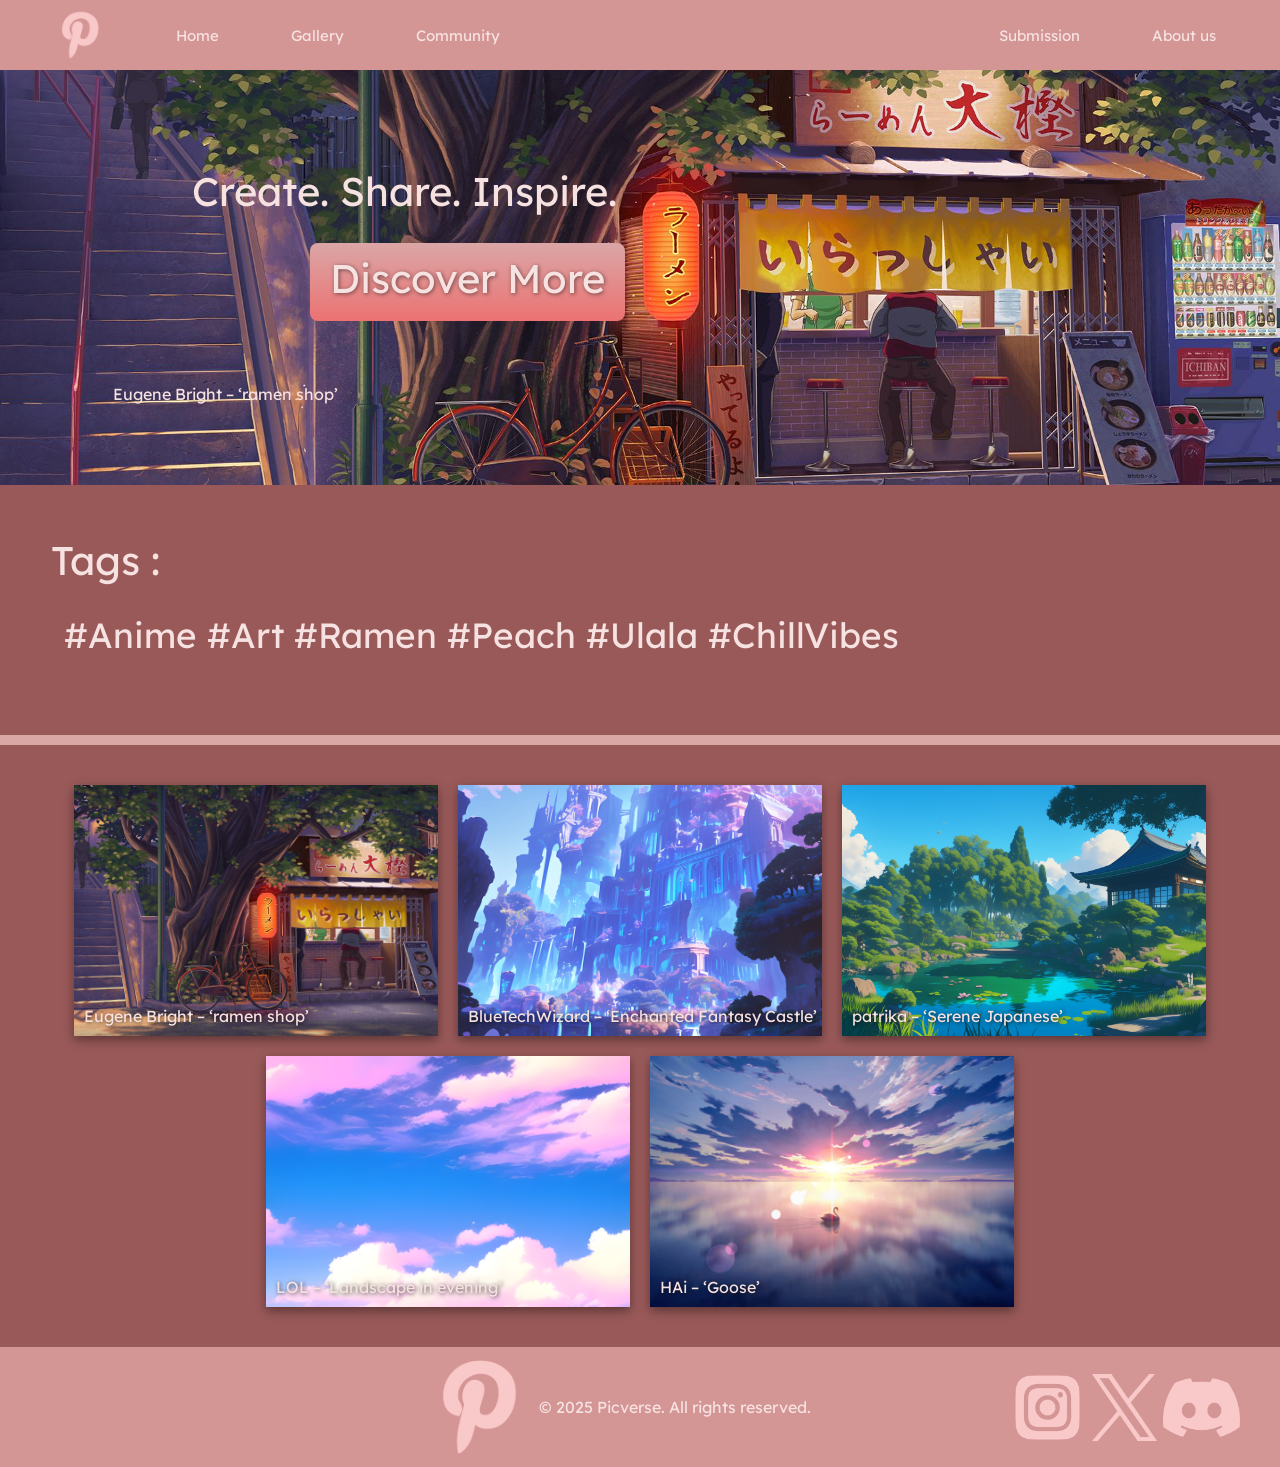
<file: index.html>
<!DOCTYPE html>
<html lang="en">
<head>
    <meta charset="UTF-8">
    <meta name="viewport" content="width=device-width, initial-scale=1.0">
    <title>Home Page</title>
    <link rel="shortcut icon" href="../Assets/pinterest.png" type="image/png">
    <link rel="stylesheet" href="Home/home.css">
</head>
<body>
    <div class="navbar">
        <div class="navbar-left">
            <img src="../Assets/pinterest.png" alt="logo" id="logo">
            <a href="index.html">Home</a>
            <a href="../Gallery/gallery.html">Gallery</a>
            <a href="../Community/community.html">Community</a>
        </div>
        <div class="navbar-right">
            <a href="../Submission/submission.html">Submission</a>
            <a href="../About/about.html">About us</a>
        </div>
    </div>
    <div class="hero-section">
        <!-- <img src="../Assets/pbaic624o2121.png" alt="art" id="art"> -->
        <span id="message">Create. Share. Inspire.</span>
        <div class="button">
            <a href="../Gallery/gallery.html">Discover More</a>
        </div>
        <span id="title"></span>
    </div>
    <div class="tags">
        <span id="tag-title">Tags :</span>
        <span id="tag">#Anime #Art #Ramen #Peach #Ulala #ChillVibes</span>
    </div>
    <div class="Line"></div>
    <div class="image">
        <div class="image-item image-item1"></div>
        <div class="image-item image-item2"></div>
        <div class="image-item image-item3"></div>
        <div class="image-item2 image-item-large1"></div>
        <div class="image-item2 image-item-large2"></div>
    </div>
    <div class="footer">
        <div class="footer-center">
            <img src="../Assets/pinterest.png" alt="logo" id="logo">
            <span id="copyright">© 2025 Picverse. All rights reserved.</span>
        </div>
        <div class="footer-right">
            <img src="../Assets/instagram-alt.png" alt="inst">
            <img src="../Assets/x.png" alt="x">
            <img src="../Assets/discord.png" alt="discord">
        </div>
    </div>
    <script src="Home/home.js"></script>
</body>
</html>
</file>
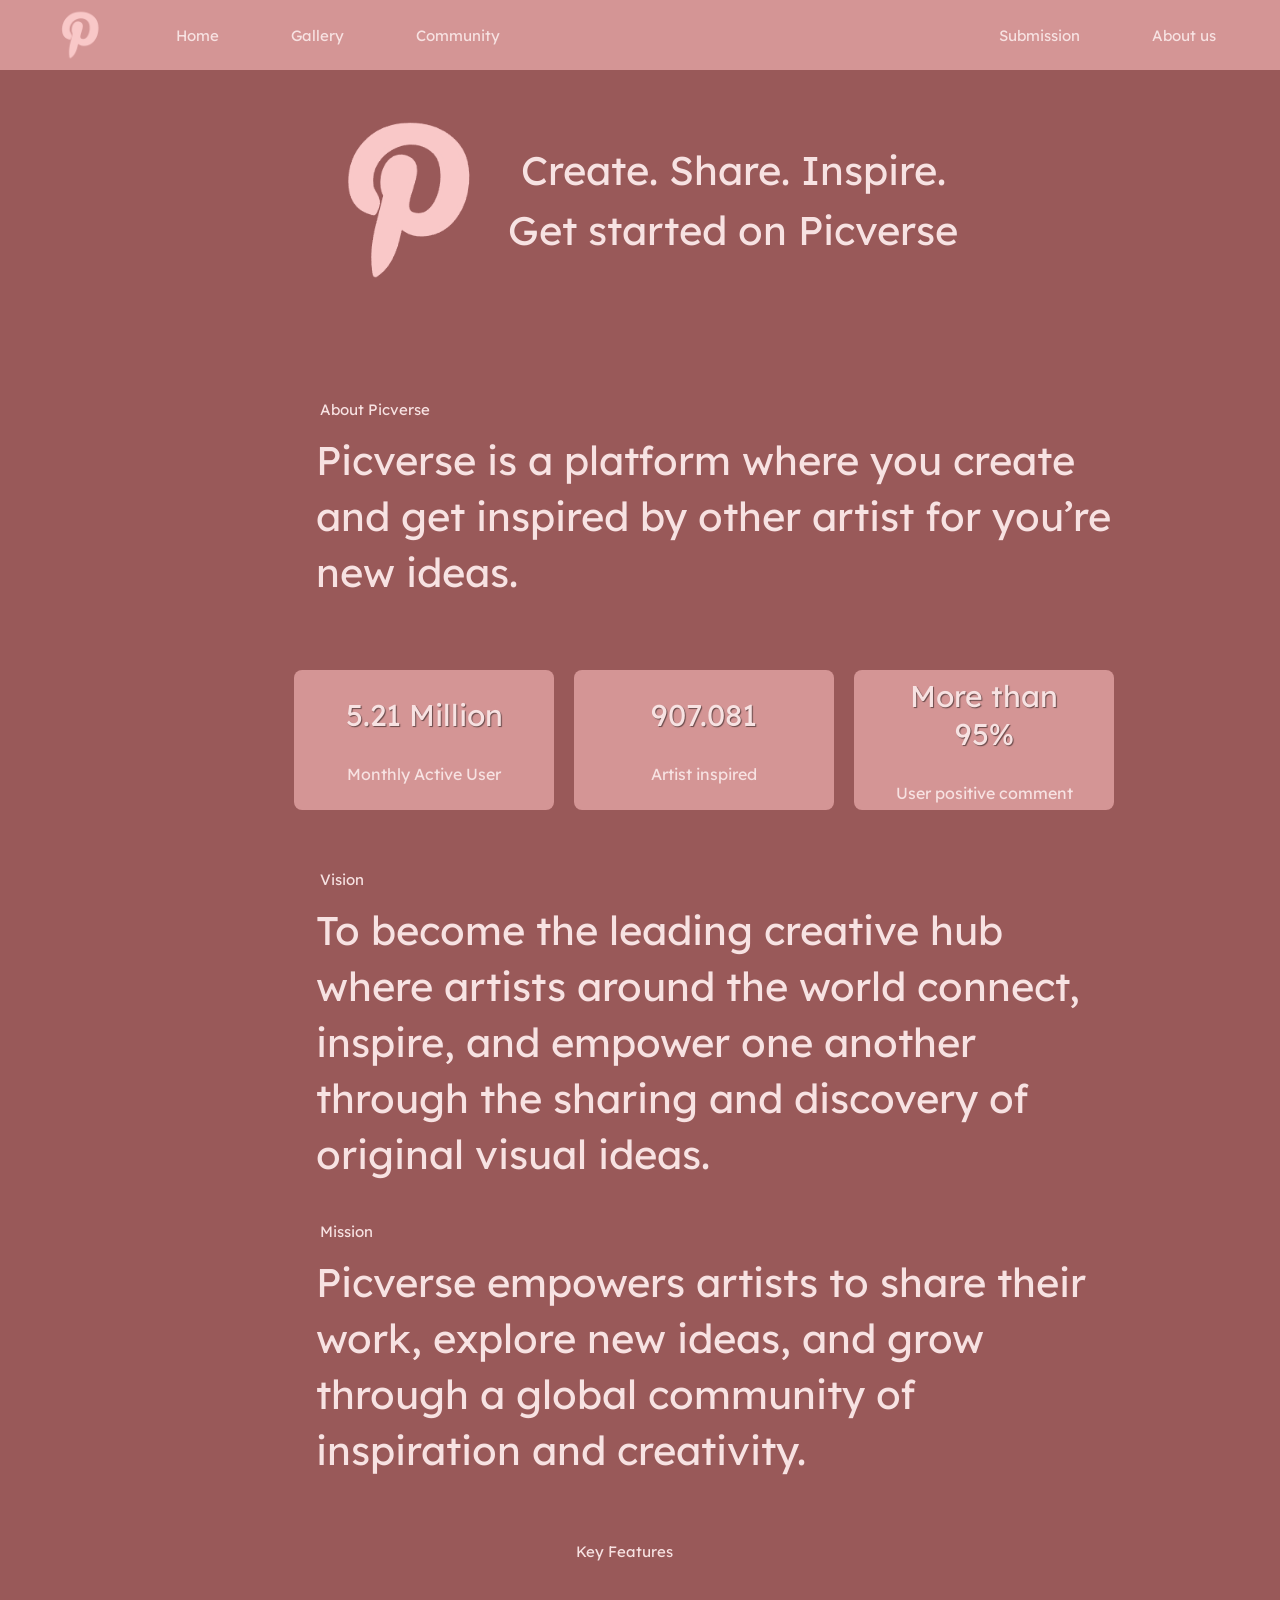
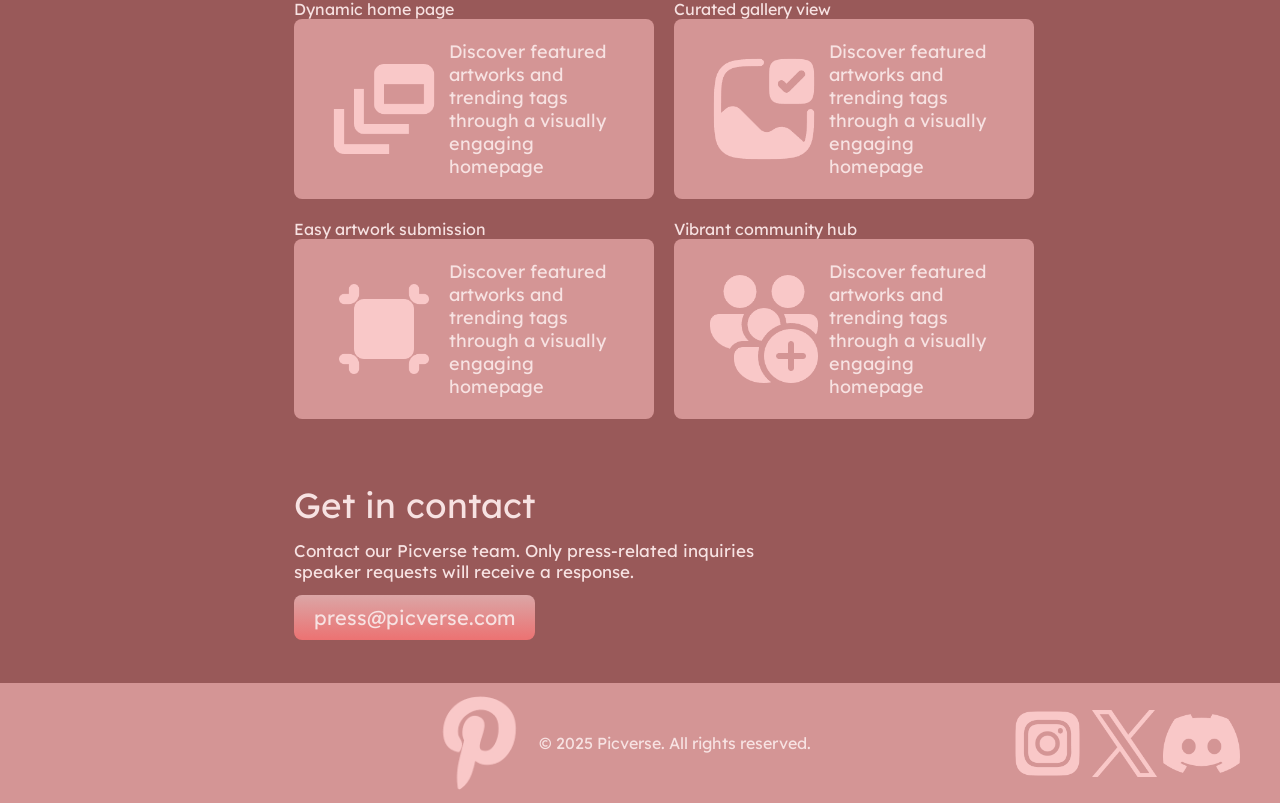
<file: About/about.html>
<!DOCTYPE html>
<html lang="en">
<head>
    <meta charset="UTF-8">
    <meta name="viewport" content="width=device-width, initial-scale=1.0">
    <title>About Me Page</title>
    <link rel="shortcut icon" href="../Assets/pinterest.png" type="image/png">
    <link rel="stylesheet" href="about.css">
</head>
<body>
    <div class="navbar">
        <div class="navbar-left">
            <img src="../Assets/pinterest.png" alt="logo" id="logo">
            <a href="../index.html">Home</a>
            <a href="../Gallery/gallery.html">Gallery</a>
            <a href="../Community/community.html">Community</a>
        </div>
        <div class="navbar-right">
            <a href="../Submission/submission.html">Submission</a>
            <a href="../About/about.html">About us</a>
        </div>
    </div>

    <div class="slogan">
        <img src="../Assets/pinterest.png" alt="logo" id="logo">
        <div class="slogan-text">
            <span>Create. Share. Inspire.<br>Get started on Picverse</span>
        </div>
    </div>

    <div class="about-me">
        <div class="me">
            <span>About Picverse</span>
        </div>
        <div class="description">
            <span>Picverse is a platform where you create
            and get inspired by other artist for you’re
            new ideas.</span>
        </div>
    </div>

    <div class="blocks">
        <div class="back">
            <div class="num">
                <span>5.21 Million</span>
            </div>
            <div class="desc">
                <span>Monthly Active User</span>
            </div>
        </div>
        <div class="back">
            <div class="num">
                <span>907.081</span>
            </div>
            <div class="desc">
                <span>Artist inspired</span>
            </div>
        </div>
        <div class="back">
            <div class="num">
                <span>More than 95%</span>
            </div>
            <div class="desc">
                <span>User positive comment</span>
            </div>
        </div>
    </div>

    <div class="vision">
        <div class="me">
            <span>Vision</span>
        </div>
        <div class="description">
            <span>To become the leading creative hub where artists around the world connect, inspire, and empower one another through the sharing and discovery of original visual ideas.</span>
        </div>
    </div>

    <div class="mission">
        <div class="me">
            <span>Mission</span>
        </div>
        <div class="description">
            <span>Picverse empowers artists to share their work, explore new ideas, and grow through a global community of inspiration and creativity.</span>
        </div>
    </div>

    <div class="features">
        <div class="me">
            <span id="key">Key Features</span>
        </div>
        <div class="square">
            <div class="featured-block">
                <span class="text2">Dynamic home page</span>
                <div class="back-1">
                    <img src="../Assets/dynamic-feed.png" alt="dynamic" id="dyanmic">
                <div class="text">
                    <span>Discover featured artworks and trending tags through a visually engaging homepage</span>
                </div>
            </div>
        </div>

        <div class="featured-block">
            <span class="text2">Curated gallery view</span>
            <div class="back-1">
                <img src="../Assets/gallery-check-bold.png" alt="dynamic" id="dyanmic">
                <div class="text">
                    <span>Discover featured artworks and trending tags through a visually engaging homepage</span>
                </div>
            </div>
        </div>

        <div class="featured-block">
                <span class="text2">Easy artwork submission</span>
            <div class="back-1">
                <img src="../Assets/artboard-fill.png" alt="dynamic" id="dyanmic">
                <div class="text">
                    <span>Discover featured artworks and trending tags through a visually engaging homepage</span>
                </div>
            </div>
        </div>

        <div class="featured-block">
            <span class="text2">Vibrant community hub</span>
            <div class="back-1">
                <img src="../Assets/people-community-add-20-filled.png" alt="dynamic" id="dyanmic">
                <div class="text">
                    <span>Discover featured artworks and trending tags through a visually engaging homepage</span>
                </div>
            </div>
        </div>
    </div>
    
    <div class="contact">
        <div class="title1">
            <span>Get in contact</span>
        </div>
        <div class="info">
            <span>Contact our Picverse team. Only press-related inquiries <br> speaker requests will receive a response.</span>
        </div>
        <div class="banner">
            <div class="button">
                <span>press@picverse.com</span>
            </div>
        </div>
    </div>

    <div class="footer">
        <div class="footer-center">
            <img src="../Assets/pinterest.png" alt="logo" id="logo">
            <span id="copyright">© 2025 Picverse. All rights reserved.</span>
        </div>
        <div class="footer-right">
            <img src="../Assets/instagram-alt.png" alt="inst">
            <img src="../Assets/x.png" alt="x">
            <img src="../Assets/discord.png" alt="discord">
        </div>
    </div>
</body>
</html>
</file>
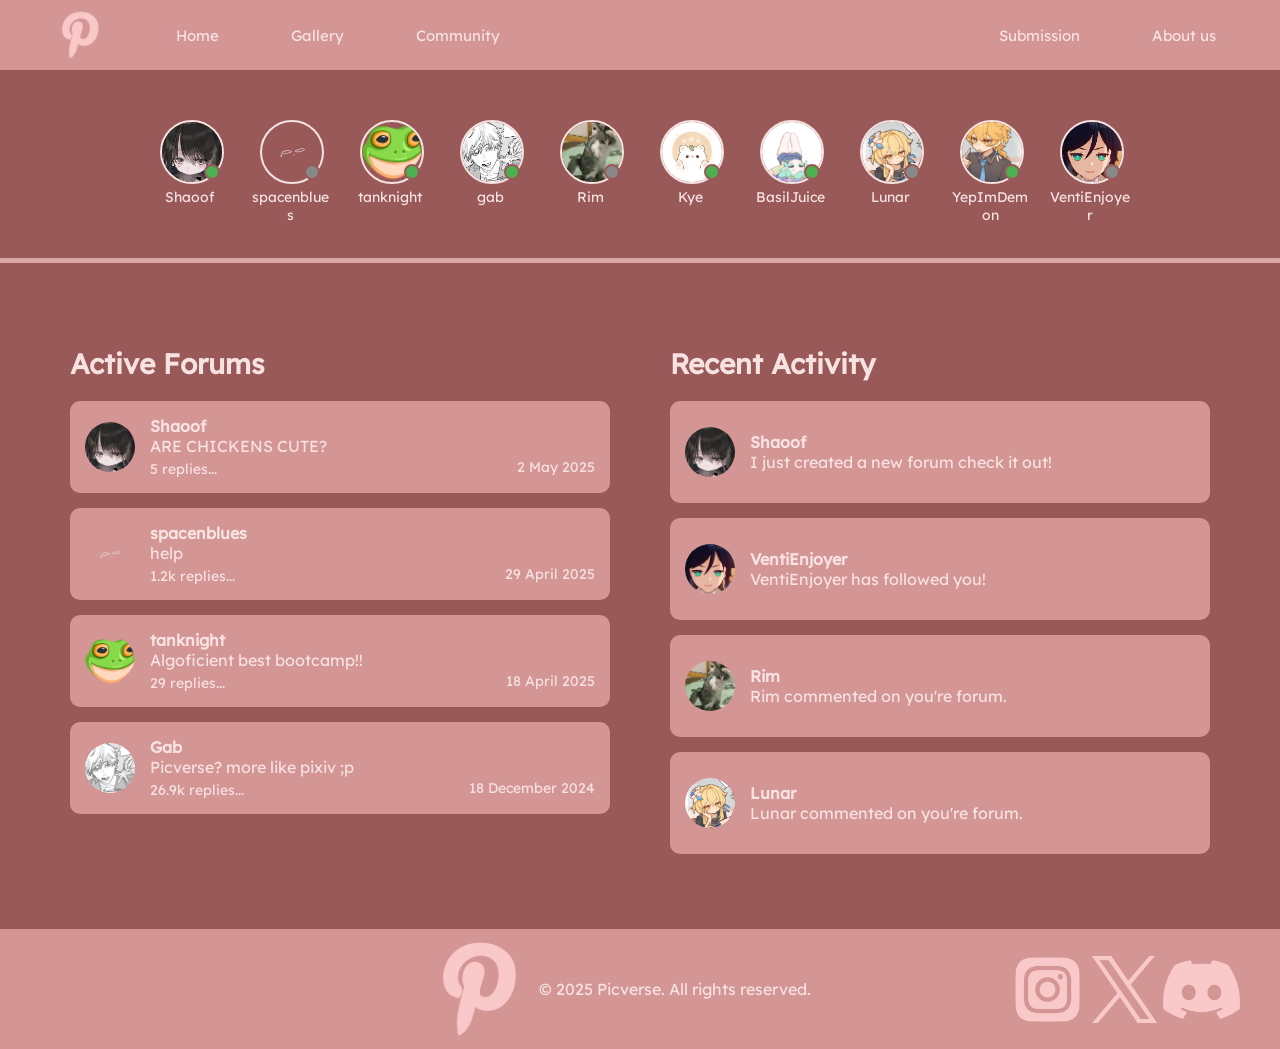
<file: Community/community.html>
<!DOCTYPE html>
<html lang="en">
<head>
    <meta charset="UTF-8">
    <meta name="viewport" content="width=device-width, initial-scale=1.0">
    <title>Community Page</title>
    <link rel="shortcut icon" href="../Assets/pinterest.png" type="image/png">
    <link rel="stylesheet" href="community.css">
</head>
<body>
    <div class="navbar">
        <div class="navbar-left">
            <img src="../Assets/pinterest.png" alt="logo" id="logo">
            <a href="../index.html">Home</a>
            <a href="../Gallery/gallery.html">Gallery</a>
            <a href="../Community/community.html">Community</a>
        </div>
        <div class="navbar-right">
            <a href="../Submission/submission.html">Submission</a>
            <a href="../About/about.html">About us</a>
        </div>
    </div>

 <div class="profiles">
        <div class="profile" data-username="Shaoof" data-status="online" data-message="Chillin on the beach today!!!">
            <div class="avatar-container">
                <img src="../Assets/Profiles/shaoof.jpg" alt="Profile Picture" class="avatar">
                <span class="status online"></span>
            </div>
            <p class="username">Shaoof</p>
        </div>

        <div class="profile" data-username="spacenblues" data-status="offline" data-message="Lost in the cosmos, searching for meaning...">
            <div class="avatar-container">
                <img src="../Assets/Profiles/space.png" alt="Profile Picture" class="avatar">
                <span class="status offline"></span>
            </div>
            <p class="username">spacenblues</p>
        </div>

        <div class="profile" data-username="tanknight" data-status="online" data-message="Ready for battle! ⚔️">
            <div class="avatar-container">
                <img src="../Assets/Profiles/tanoto.png" alt="Profile Picture" class="avatar">
                <span class="status online"></span>
            </div>
            <p class="username">tanknight</p>
        </div>

        <div class="profile" data-username="gab" data-status="online" data-message="Just vibing and creating art! 🎨">
            <div class="avatar-container">
                <img src="../Assets/Profiles/Gab.jpg" alt="Profile Picture" class="avatar">
                <span class="status online"></span>
            </div>
            <p class="username">gab</p>
        </div>

        <div class="profile" data-username="Rim" data-status="offline" data-message="Taking a break from the digital world...">
            <div class="avatar-container">
                <img src="../Assets/Profiles/Rim.jpg" alt="Profile Picture" class="avatar">
                <span class="status offline"></span>
            </div>
            <p class="username">Rim</p>
        </div>

        <div class="profile" data-username="Kye" data-status="online" data-message="Always online, always ready to chat! 💬">
            <div class="avatar-container">
                <img src="../Assets/Profiles/Kye.jpg" alt="Profile Picture" class="avatar">
                <span class="status online"></span>
            </div>
            <p class="username">Kye</p>
        </div>

        <div class="profile" data-username="BasilJuice" data-status="online" data-message="Fresh as a herb garden! 🌿">
            <div class="avatar-container">
                <img src="../Assets/Profiles/Basil.jpg" alt="Profile Picture" class="avatar">
                <span class="status online"></span>
            </div>
            <p class="username">BasilJuice</p>
        </div>

        <div class="profile" data-username="Lunar" data-status="offline" data-message="Sleeping under the moonlight... 🌙">
            <div class="avatar-container">
                <img src="../Assets/Profiles/Lunar.png" alt="Profile Picture" class="avatar">
                <span class="status offline"></span>
            </div>
            <p class="username">Lunar</p>
        </div>

        <div class="profile" data-username="YepImDemon" data-status="online" data-message="Mischief managed! 😈">
            <div class="avatar-container">
                <img src="../Assets/Profiles/Demon.png" alt="Profile Picture" class="avatar">
                <span class="status online"></span>
            </div>
            <p class="username">YepImDemon</p>
        </div>

        <div class="profile" data-username="VentiEnjoyer" data-status="offline" data-message="Gone with the wind... 🍃">
            <div class="avatar-container">
                <img src="../Assets/Profiles/Venti.jpg" alt="Profile Picture" class="avatar">
                <span class="status offline"></span>
            </div>
            <p class="username">VentiEnjoyer</p>
        </div>
    </div>


    <div class="Line"></div>

    <div class="forum-container">
    <div class="active-forums">
        <h2>Active Forums</h2>

        <div class="forum-card">
            <img src="../Assets/Profiles/shaoof.jpg" class="forum-avatar">
            <div class="forum-content">
                <p><strong>Shaoof</strong></p>
                <p>ARE CHICKENS CUTE?</p>
                <span class="forum-replies">5 replies...</span>
            </div>
            <div class="forum-date">2 May 2025</div>
        </div>

        <div class="forum-card">
            <img src="../Assets/Profiles/space.png" class="forum-avatar">
            <div class="forum-content">
                <p><strong>spacenblues</strong></p>
                <p>help</p>
                <span class="forum-replies">1.2k replies...</span>
            </div>
            <div class="forum-date">29 April 2025</div>
        </div>

        <div class="forum-card">
            <img src="../Assets/Profiles/tanoto.png" class="forum-avatar">
            <div class="forum-content">
                <p><strong>tanknight</strong></p>
                <p>Algoficient best bootcamp!!</p>
                <span class="forum-replies">29 replies...</span>
            </div>
            <div class="forum-date">18 April 2025</div>
        </div>

        <div class="forum-card">
            <img src="../Assets/Profiles/Gab.jpg" class="forum-avatar">
            <div class="forum-content">
                <p><strong>Gab</strong></p>
                <p>Picverse? more like pixiv ;p</p>
                <span class="forum-replies">26.9k replies...</span>
            </div>
            <div class="forum-date">18 December 2024</div>
        </div>
    </div>

    <div class="recent-activity">
        <h2>Recent Activity</h2>

        <div class="activity-card">
            <img src="../Assets/Profiles/shaoof.jpg" class="forum-avatar">
            <p><strong>Shaoof</strong> <br> I just created a new forum check it out!</p>
        </div>

        <div class="activity-card">
            <img src="../Assets/Profiles/Venti.jpg" class="forum-avatar">
            <p><strong>VentiEnjoyer</strong> <br> VentiEnjoyer has followed you!</p>
        </div>

        <div class="activity-card">
            <img src="../Assets/Profiles/Rim.jpg" class="forum-avatar">
            <p><strong>Rim</strong> <br> Rim commented on you're forum.</p>
        </div>

        <div class="activity-card">
            <img src="../Assets/Profiles/Lunar.png" class="forum-avatar">
            <p><strong>Lunar</strong> <br> Lunar commented on you're forum.</p>
        </div>
    </div>
</div>

    <div class="popup-overlay" id="profilePopup">
        <div class="profile-popup">
            <div class="popup-header">
                <div class="popup-avatar" id="popupAvatar">
                    <div class="popup-status" id="popupStatus"></div>
                </div>
                <h3 class="popup-username" id="popupUsername">Shaoof</h3>
            </div>
            <div class="popup-message">
                <p class="popup-message-text" id="popupMessage">Chillin on the beach today!!!</p>
            </div>
        </div>
    </div>

    <div class="footer">
        <div class="footer-center">
            <img src="../Assets/pinterest.png" alt="logo" id="logo">
            <span id="copyright">© 2025 Picverse. All rights reserved.</span>
        </div>
        <div class="footer-right">
            <img src="../Assets/instagram-alt.png" alt="inst">
            <img src="../Assets/x.png" alt="x">
            <img src="../Assets/discord.png" alt="discord">
        </div>
    </div>
    <script src="community.js"></script>
</body>
</html>
</file>
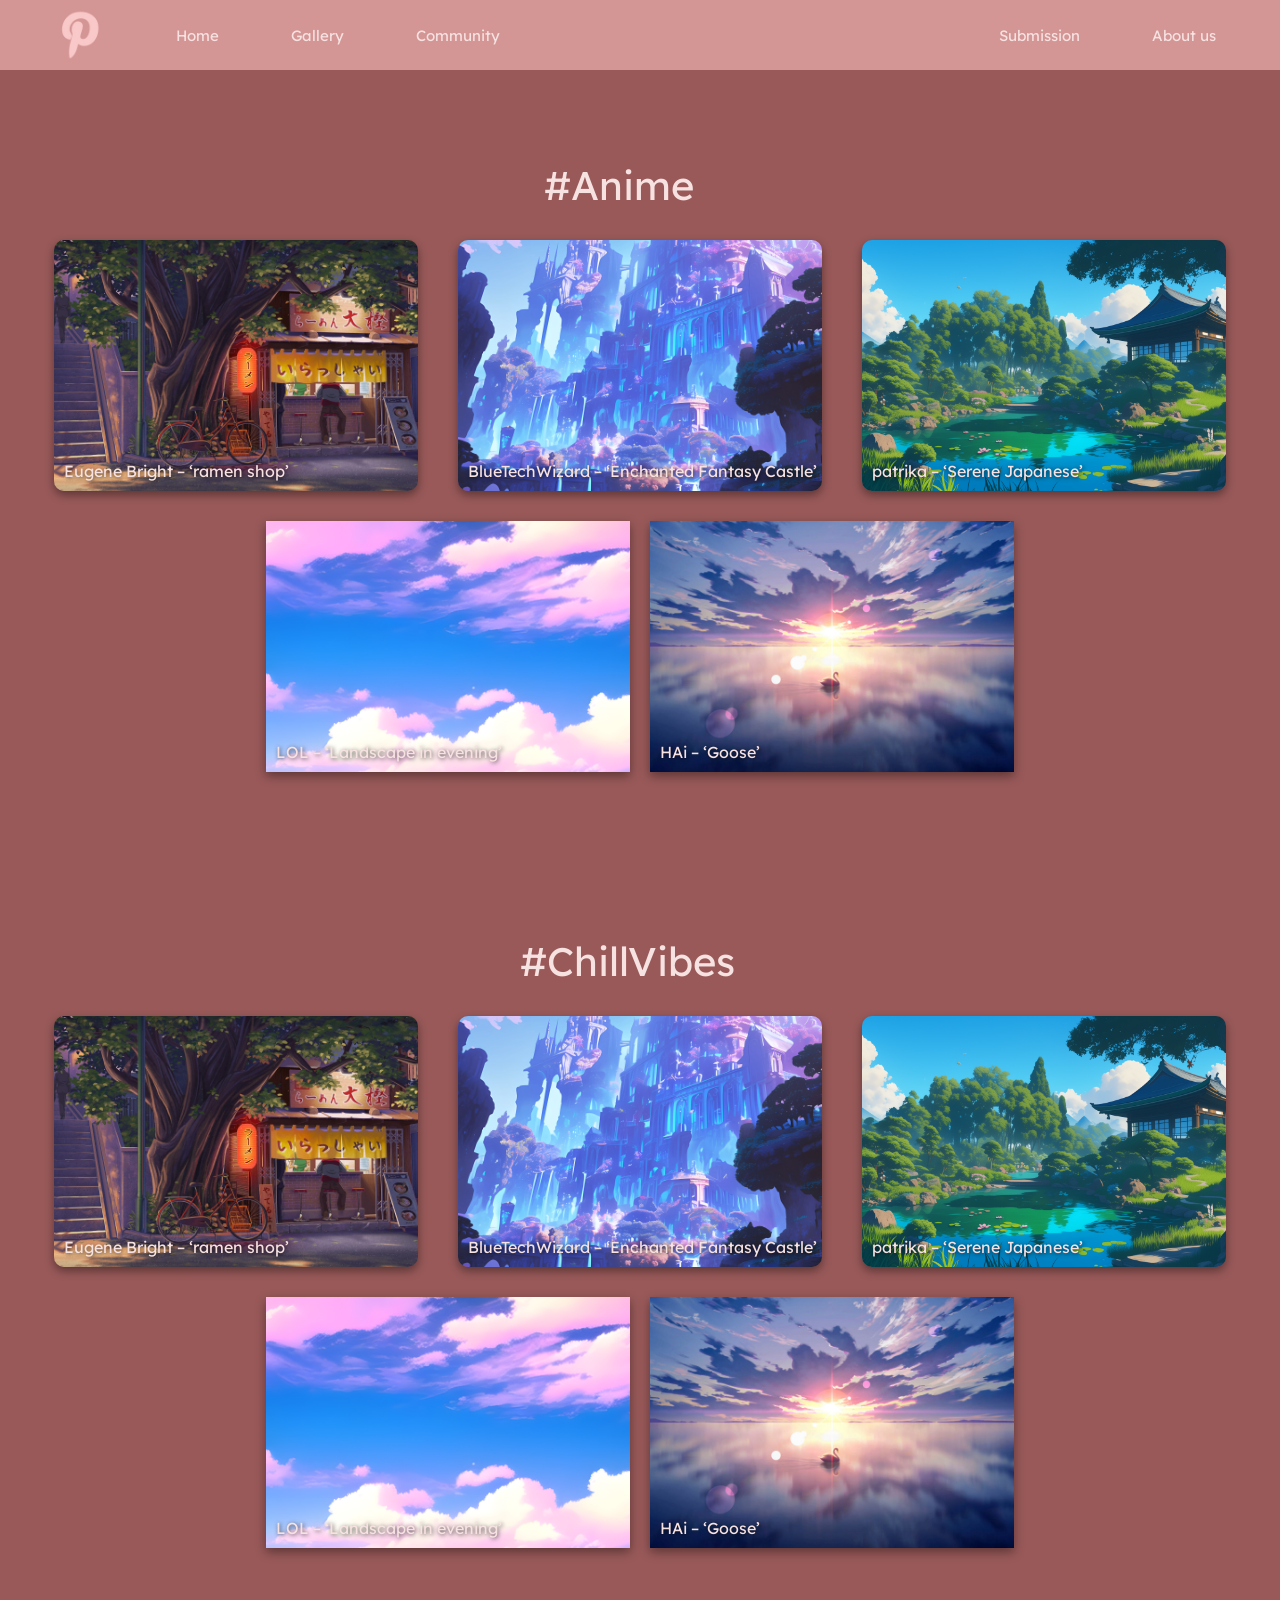
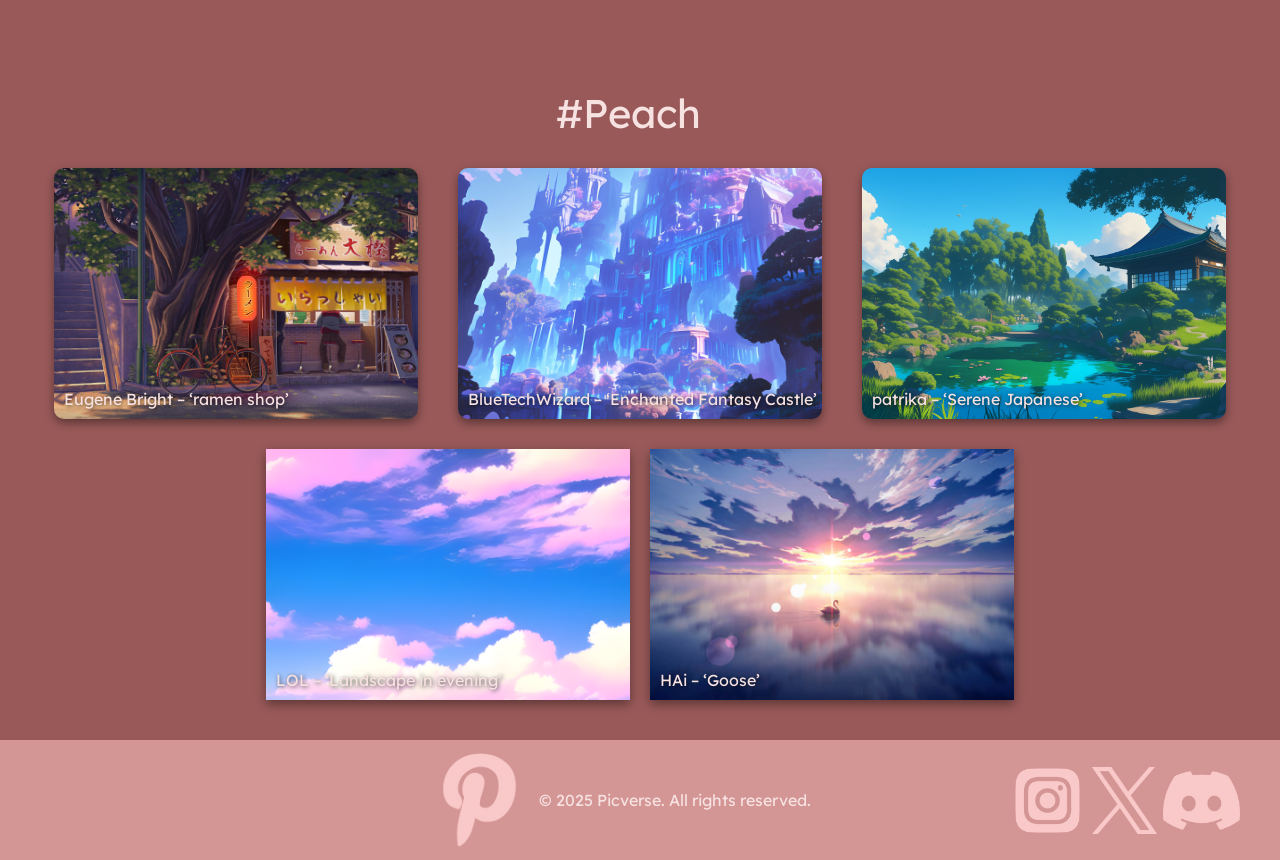
<file: Gallery/gallery.html>
<!DOCTYPE html>
<html lang="en">
<head>
    <meta charset="UTF-8">
    <meta name="viewport" content="width=device-width, initial-scale=1.0">
    <title>Gallery Page</title>
    <link rel="shortcut icon" href="../Assets/pinterest.png" type="image/png">
    <link rel="stylesheet" href="gallery.css">
</head>
<body>
    <div class="navbar">
        <div class="navbar-left">
            <img src="../Assets/pinterest.png" alt="logo" id="logo">
            <a href="../index.html">Home</a>
            <a href="../Gallery/gallery.html">Gallery</a>
            <a href="../Community/community.html">Community</a>
        </div>
        <div class="navbar-right">
            <a href="../Submission/submission.html">Submission</a>
            <a href="../About/about.html">About us</a>
        </div>
    </div>

    <div class="image-Anime">
        <span>#Anime</span>
        <div class="image-item image-item1"></div>
        <div class="image-item image-item2"></div>
        <div class="image-item image-item3"></div>
        <div class="image-item2 image-item-large1"></div>
        <div class="image-item2 image-item-large2"></div>
    </div>
    <div class="image-chillvibes">
        <span>#ChillVibes</span>
        <div class="image-item image-item1"></div>
        <div class="image-item image-item2"></div>
        <div class="image-item image-item3"></div>
        <div class="image-item2 image-item-large1"></div>
        <div class="image-item2 image-item-large2"></div>
    </div>
    <div class="image-peach">
        <span>#Peach</span>
        <div class="image-item image-item1"></div>
        <div class="image-item image-item2"></div>
        <div class="image-item image-item3"></div>
        <div class="image-item2 image-item-large1"></div>
        <div class="image-item2 image-item-large2"></div>
    </div>

    <div class="footer">
        <div class="footer-center">
            <img src="../Assets/pinterest.png" alt="logo" id="logo">
            <span id="copyright">© 2025 Picverse. All rights reserved.</span>
        </div>
        <div class="footer-right">
            <img src="../Assets/instagram-alt.png" alt="inst">
            <img src="../Assets/x.png" alt="x">
            <img src="../Assets/discord.png" alt="discord">
        </div>
    </div>
    <script src="gallery.js"></script>
</body>
</html>
</file>
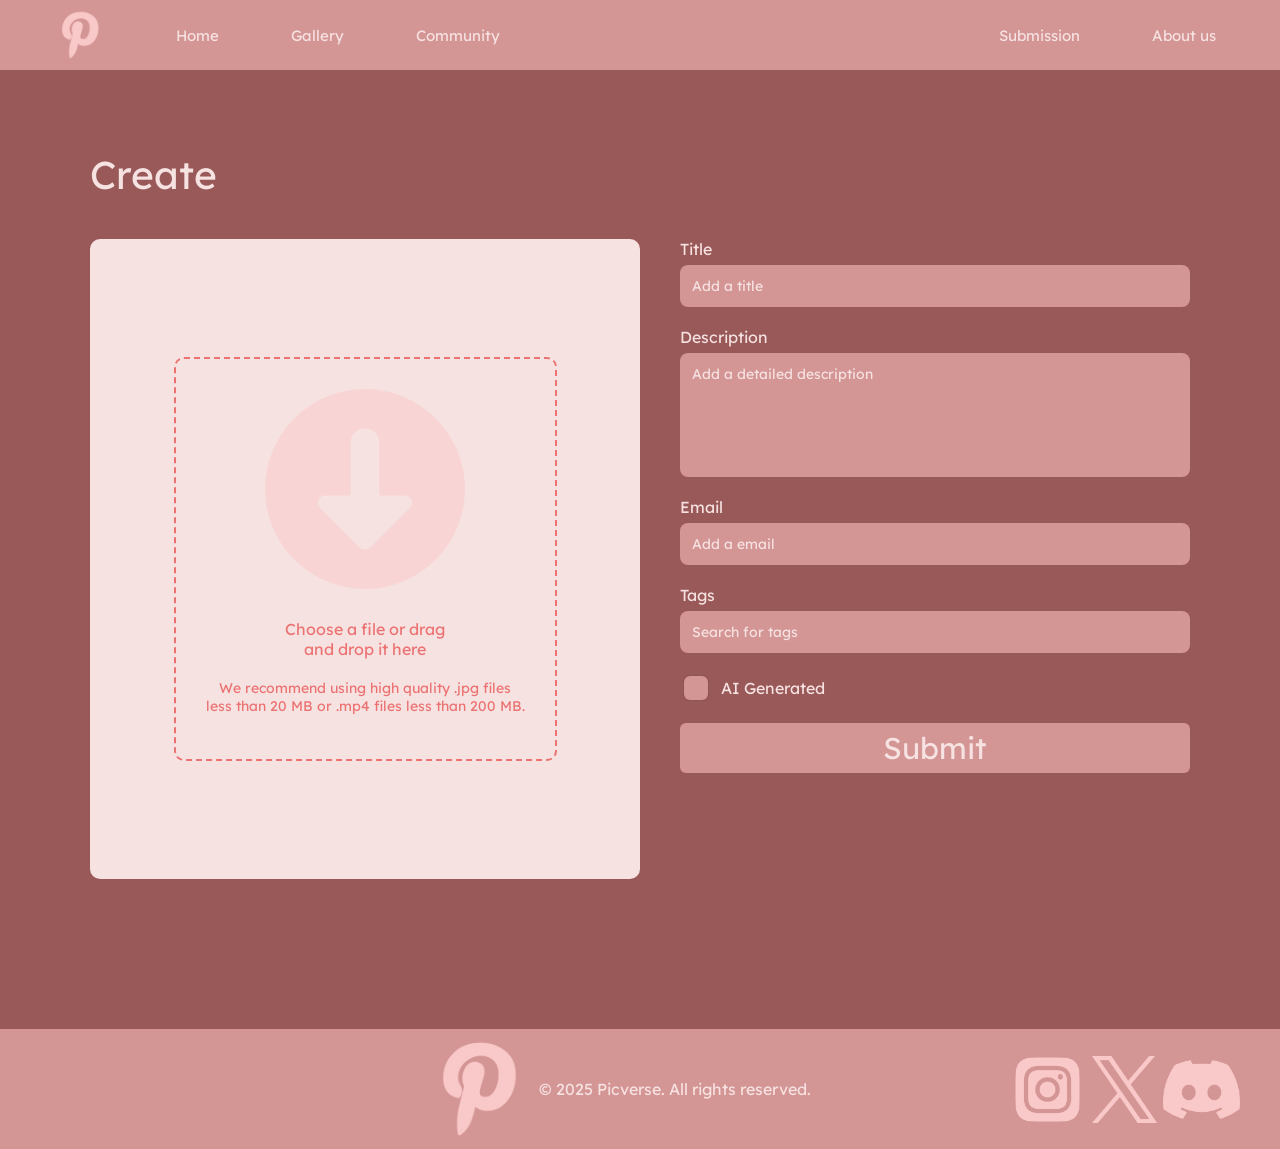
<file: Submission/submission.html>
<!DOCTYPE html>
<html lang="en">
<head>
    <meta charset="UTF-8">
    <meta name="viewport" content="width=device-width, initial-scale=1.0">
    <title>Submission Page</title>
    <link rel="shortcut icon" href="../Assets/pinterest.png" type="image/png">
    <link rel="stylesheet" href="submission.css">
</head>
<body>
    <div class="navbar">
        <div class="navbar-left">
            <img src="../Assets/pinterest.png" alt="logo" id="logo">
            <a href="../index.html">Home</a>
            <a href="../Gallery/gallery.html">Gallery</a>
            <a href="../Community/community.html">Community</a>
        </div>
        <div class="navbar-right">
            <a href="../Submission/submission.html">Submission</a>
            <a href="../About/about.html">About us</a>
        </div>
    </div>
    
    <div class="container">
        <div class="testing">
            <span>Create</span>
        </div>
        <div class="left-panel">
            <div class="upload-box" id="uploadBox">
                <input type="file" id="fileInput" hidden>
                <div class="upload-icon"><img src="../Assets/download-circle-solid.png" alt=""></div>
                <p>Choose a file or drag<br>and drop it here</p>
                <p class="note">We recommend using high quality .jpg files<br>
                less than 20 MB or .mp4 files less than 200 MB.</p>
            </div>

        </div>

        <div class="right-panel">
            <div class="form-group">
                <label>Title</label>
                <input type="text" id="titleInput" placeholder="Add a title">
            </div>
            <div class="form-group">
                <label>Description</label>
                <textarea id="descriptionInput" placeholder="Add a detailed description"></textarea>
            </div>
            <div class="form-group">
                <label>Email</label>
                <input type="email" id="emailInput" placeholder="Add a email">
            </div>
            <div class="form-group">
                <label>Tags</label>
                <input type="text" id="tagsInput" placeholder="Search for tags">
            </div>
            <div class="form-group checkbox">
                <input type="checkbox" id="ai-gen">
                <label for="ai-gen">AI Generated</label>
            </div>
            <div class="form-group">
                <button id="submitBtn">Submit</button>
            </div>
        </div>
    </div>


    <div class="footer">
        <div class="footer-center">
            <img src="../Assets/pinterest.png" alt="logo" id="logo">
            <span id="copyright">© 2025 Picverse. All rights reserved.</span>
        </div>
        <div class="footer-right">
            <img src="../Assets/instagram-alt.png" alt="inst">
            <img src="../Assets/x.png" alt="x">
            <img src="../Assets/discord.png" alt="discord">
        </div>
    </div>
    <script src="submission.js"></script>
</body>
</html>
</file>
<file: Home/home.css>
@font-face{
    font-family: 'lexend';
    src: url(../Lexend/Lexend-VariableFont_wght.ttf) format('truetype');
    font-weight: normal;
    font-size: normal;
}

:root {
    --navbar-color: #D49595;
    --text-color: #F7E2E2;
    --background-color: #995959;
    --linear-color1: #DBA6A6;
    --linear-color2: #EC7272;
    --line-color: #DBA6A6;
    --username-color: #CC5F5F;
    --primary-text: 'lexend';
}

body{
    background-color: var(--background-color);
    margin: 0px;
}

a{
    color: var(--text-color);
    font-family: var(--primary-text);
    text-decoration: none;
}

.navbar {
    display: flex;
    position: fixed;
    background-color: var(--navbar-color);
    align-items: center;
    height: 70px;
    width: 100%;
    border: 0px;
    margin: 0px;
    padding-left: 24px;
    z-index: 2;
}

#logo {
    display: inline-block;
    width: 60px;
    height: 60px;
    transition: all 0.2s ease-in-out;
}

#logo:hover{
    filter: brightness(95%);
    transform: scale(1.1);
}

.navbar-left {
    display: flex;
    position: fixed; 
    width: 35%;
    height: auto;
    align-items: center;
    border: 0px;
    margin: 0px;
    margin-left: 2%;
}

.navbar-right {
    display: flex;
    position: fixed;
    width: 35%;
    height: auto;
    align-items: center;
    justify-content: flex-end;
    margin-left: 57%;
    padding: 0 20px;
}

.navbar-left a {
    color: var(--text-color);
    font-size: 15px;
    margin-left: 60px;
    padding: 3px 6px;
    transition: all 0.2s ease-in-out;
}

.navbar-right a{
    color: var(--text-color);
    font-size: 15px;
    margin-left: 60px;
    padding: 3px 6px;
    transition: all 0.2s ease-in-out;
}

.navbar-left a:hover{
    filter: brightness(85%);
    transform: scale(1.1);
}

.navbar-right a:hover {
    filter: brightness(95%);
    transform: scale(1.1);
}

.hero-section{
    display: flex;
    width: 100%;
    height: 485px;
    background-image: url("../Assets/pbaic624o2121.png");
    background-size: cover;
    background-position: center;
    transition: background-image 1s ease-in-out;
    opacity: 0;
    transform: translateY(30px);
    animation: fadeInUp 1s ease-out forwards;
}

.hero-section #message{
    margin-top: 13%;
    margin-left: 15%;
    color: var(--text-color);
    font-size: 40px;
    font-family: var(--primary-text);
}

.hero-section .button{
    height: 12%;
    margin-top: 19%;    
    margin-left: -24%;
    padding: 10px 20px;
    border-radius: 8px;
    display: inline-block;
    background: linear-gradient(180deg, var(--linear-color1), var(--linear-color2));
    transition: all 0.3s ease-in-out;
    opacity: 0;
    transform: translateY(30px);
    animation: fadeInUp 1s ease-out forwards;
    animation-delay: 1s;
}

.hero-section .button a{
    margin-top: 19%;
    margin-left: 0%;
    color: var(--text-color);
    font-size: 40px;
    font-family: var(--primary-text);
    text-shadow: 1px 1px 4px rgba(0, 0, 0, 0.5);
    transition: all 0.3s ease-in-out;
}

.hero-section .button:hover{
    transform: scale(1.1);
}

.hero-section #title{
    margin-top: 30%;
    margin-left: -40%;
    color: var(--text-color);
    font-family: var(--primary-text);
    animation-delay: 0.5s;
}

.tags{
    display: flex;
    width: 100%;
    height: 250px;
    opacity: 0;
    transform: translateY(20px);
    animation: fadeInUp 1s ease-out forwards;
    animation-delay: 1.3s;
}

.tags #tag-title{
    margin-left: 4%;
    padding-top: 50px;
    color: var(--text-color);
    font-family: var(--primary-text);
    font-size: 40px;
}

.tags #tag{
    margin-top: 10%;
    margin-left: -7.5%;
    color: var(--text-color);
    font-family: var(--primary-text);
    font-size: 35px;
}

.Line{
    width: 100%;
    height: 10px;
    background-color: var(--line-color);
}

.image{
    display: flex;
    flex-wrap: wrap;
    justify-content: center;
    gap: 20px;
    padding: 40px;
    background-color: var(--background-color); 
}

/* .image-item{
    width: 364px;
    height: 251px;
    background-image: url("../Assets/pbaic624o2121.png");
    background-size: cover;
    background-position: center;
    position: relative;
    box-shadow: 0 4px 10px rgba(0, 0, 0, 0.4);
}

.image-item2{
    width: 500px;
    height: 290px;
    background-image: url("../Assets/pbaic624o2121.png");
    background-size: cover;
    background-position: center;
    position: relative;
    box-shadow: 0 4px 10px rgba(0, 0, 0, 0.4);
} */

.image-item1 {
    width: 364px;
    height: 251px;
    background-size: cover;
    background-position: center;
    position: relative;
    box-shadow: 0 4px 10px rgba(0, 0, 0, 0.4);
    background-image: url("../Assets/pbaic624o2121.png");
}

.image-item2 {
    width: 364px;
    height: 251px;
    background-size: cover;
    background-position: center;
    position: relative;
    box-shadow: 0 4px 10px rgba(0, 0, 0, 0.4);
    background-image: url("../Assets/1012229.png");
}

.image-item3 {
    width: 364px;
    height: 251px;
    background-size: cover;
    background-position: center;
    position: relative;
    box-shadow: 0 4px 10px rgba(0, 0, 0, 0.4);
    background-image: url("../Assets/1371442.png");
}

.image-item-large1 {
    width: 364px;
    height: 251px;
    background-size: cover;
    background-position: center;
    position: relative;
    box-shadow: 0 4px 10px rgba(0, 0, 0, 0.4);
    background-image: url("../Assets/1001575.png");
}

.image-item-large2 {
    width: 364px;
    height: 251px;
    background-size: cover;
    background-position: center;
    position: relative;
    box-shadow: 0 4px 10px rgba(0, 0, 0, 0.4);
    background-image: url("../Assets/358929.jpg");
}


.image-item1::after{
    content: "Eugene Bright – ‘ramen shop’";
    position: absolute;
    bottom: 10px;
    left: 10px;
    font-family: var(--primary-text);
    font-size: 16px;
    color: var(--text-color);
    text-shadow: 1px 1px 4px rgba(0, 0, 0, 0.7);
}

.image-item2::after{
    content: "BlueTechWizard – ‘Enchanted Fantasy Castle’";
    position: absolute;
    bottom: 10px;
    left: 10px;
    font-family: var(--primary-text);
    font-size: 16px;
    color: var(--text-color);
    text-shadow: 1px 1px 4px rgba(0, 0, 0, 0.7);
}

.image-item3::after{
    content: "patrika – ‘Serene Japanese’";
    position: absolute;
    bottom: 10px;
    left: 10px;
    font-family: var(--primary-text);
    font-size: 16px;
    color: var(--text-color);
    text-shadow: 1px 1px 4px rgba(0, 0, 0, 0.7);
}

.image-item-large1::after{
    content: "LOL – ‘Landscape in evening’";
    position: absolute;
    bottom: 10px;
    left: 10px;
    font-family: var(--primary-text);
    font-size: 16px;
    color: var(--text-color);
    text-shadow: 1px 1px 4px rgba(0, 0, 0, 0.7);
}

.image-item-large2::after{
    content: "HAi – ‘Goose’";
    position: absolute;
    bottom: 10px;
    left: 10px;
    font-family: var(--primary-text);
    font-size: 16px;
    color: var(--text-color);
    text-shadow: 1px 1px 4px rgba(0, 0, 0, 0.7);
}

.image-item1,
.image-item2,
.image-item3,
.image-item-large1,
.image-item-large2 {
    opacity: 0;
    transform: scale(0.95);
    animation: fadeInScale 0.8s ease forwards;
}

.footer{
    display: flex;
    justify-content: space-between;
    align-items: center;
    width: 100%;
    height: 120px;
    background-color: var(--navbar-color);
    padding: 0 40px;
    box-sizing: border-box;
}

.footer span{
    margin-top: 50px;
    font-family: var(--primary-text);
    font-size: 16px;
    color: var(--text-color);
}

.footer #logo{
    width: 120px;
    height: 120px;
}

.footer-center {
    display: flex;
    margin-left: 180px;
    justify-content: center;
    flex: 1;
}

.footer-right {
    display: flex;
    align-items: center;
    justify-content: flex-end;
    min-width: 60px;
}

.footer-right img{
    width: 77px;
    height: 77px;
}

/* #art{
    width: 100%;
    height: 485px;
    object-fit: cover;
    overflow: hidden;
} */

@keyframes fadeInUp {
    to {
        opacity: 1;
        transform: translateY(0);
    }
}

@keyframes fadeInScale {
    to {
        opacity: 1;
        transform: scale(1);
    }
}

@media (max-width: 768px) {
    .navbar {
        flex-direction: column;
        height: auto;
        padding: 10px 15px;
        position: relative;
    }

    #logo {
        width: 50px;
        height: 50px;
        margin: 0 auto 10px auto;
    }

    .navbar-left,
    .navbar-right {
        position: static;
        width: 100%;
        justify-content: center;
        margin: 0;
        padding: 8px 0;
        flex-wrap: wrap;
        gap: 15px;
    }

    .navbar-left a,
    .navbar-right a {
        margin: 0 10px;
        font-size: 14px;
    }

    .hero-section {
        flex-direction: column;
        height: auto;
        padding: 40px 15px 20px;
        text-align: center;
    }

    .hero-section #message {
        margin: 0 0 20px 0;
        font-size: 28px;
        margin-left: 0;
    }

    .hero-section .button {
        margin: 0 auto 20px auto;
        width: 80%;
        max-width: 300px;
        font-size: 20px;
        transform: translateY(0);
        opacity: 1;
        animation: none;
    }

    .hero-section .button a {
        font-size: 24px;
    }

    .hero-section #title {
        margin: 20px 0 0 0;
        font-size: 24px;
        margin-left: 0;
    }

    .tags {
        flex-direction: column;
        height: auto;
        padding: 0 15px;
    }

    .tags #tag-title {
        font-size: 28px;
        margin-left: 0;
        padding-top: 30px;
        text-align: center;
    }

    .tags #tag {
        font-size: 24px;
        margin-top: 10px;
        margin-left: 0;
        text-align: center;
    }

    .image {
        flex-direction: column;
        padding: 20px 15px;
        gap: 15px;
    }

    .image-item1,
    .image-item2,
    .image-item3,
    .image-item-large1,
    .image-item-large2 {
        width: 100%;
        max-width: 360px;
        height: auto;
        min-height: 200px;
    }

    .footer {
        flex-direction: column;
        height: auto;
        padding: 20px 15px;
        gap: 10px;
        text-align: center;
    }

    .footer span {
        margin-top: 10px;
    }

    .footer-center {
        margin-left: 0;
        justify-content: center;
    }
}
</file>
<file: About/about.css>
@font-face{
    font-family: 'lexend';
    src: url(../Lexend/Lexend-VariableFont_wght.ttf) format('truetype');
    font-weight: normal;
    font-size: normal;
}

:root {
    --navbar-color: #D49595;
    --text-color: #F7E2E2;
    --background-color: #995959;
    --linear-color1: #DBA6A6;
    --linear-color2: #EC7272;
    --line-color: #DBA6A6;
    --username-color: #CC5F5F;
    --primary-text: 'lexend';
}

body{
    background-color: var(--background-color);
    margin: 0px;
}

a{
    color: var(--text-color);
    font-family: var(--primary-text);
    text-decoration: none;
}

.navbar {
    display: flex;
    position: fixed;
    background-color: var(--navbar-color);
    align-items: center;
    height: 70px;
    width: 100%;
    border: 0px;
    margin: 0px;
    padding-left: 24px;
    z-index: 2;
}

#logo {
    display: inline-block;
    width: 60px;
    height: 60px;
    transition: all 0.2s ease-in-out;
}

#logo:hover{
    filter: brightness(95%);
    transform: scale(1.1);
}

.navbar-left {
    display: flex;
    position: fixed; 
    width: 35%;
    height: auto;
    align-items: center;
    border: 0px;
    margin: 0px;
    margin-left: 2%;
}

.navbar-right {
    display: flex;
    position: fixed;
    width: 35%;
    height: auto;
    align-items: center;
    justify-content: flex-end;
    margin-left: 57%;
    padding: 0 20px;
}

.navbar-left a {
    color: var(--text-color);
    font-size: 15px;
    margin-left: 60px;
    padding: 3px 6px;
    transition: all 0.2s ease-in-out;
}

.navbar-right a{
    color: var(--text-color);
    font-size: 15px;
    margin-left: 60px;
    padding: 3px 6px;
    transition: all 0.2s ease-in-out;
}

.navbar-left a:hover{
    filter: brightness(85%);
    transform: scale(1.1);
}

.navbar-right a:hover {
    filter: brightness(95%);
    transform: scale(1.1);
}

.slogan{
    display: flex;
    align-items: center;
    justify-content: center;
    gap: 0px;
    height: 300px;
    padding: 50px 40px;
    margin-left: -1%;
}

.slogan #logo {
    height: 200px;
    width: auto;
}

.slogan-text{
    text-align: center;
}

.slogan-text span{
    color: var(--text-color);
    font-family: var(--primary-text);
    font-size: 40px;
    line-height: 1.5;
}

.about-me{
    width: 100%;
    height: 270px;
}

.about-me .me span{
    color: var(--text-color);
    font-family: var(--primary-text);
    font-size: 15px;
    margin-left: 25%;
}

.description span{
    text-align: left;
}

.about-me .description span{
    color: var(--text-color);
    font-family: var(--primary-text);
    font-size: 40px;
    line-height: 1.4;
    display: block;
    max-width: 800px;
    text-align: left;
    margin-left: 24.7%;
    margin-top: 1%;
}

.blocks{
    display: flex;
    justify-content: center;
    gap: 20px;
    width: fit-content;
    height: 200px;
    margin-left: 23%;
}

.back{
    background-color: var(--navbar-color);
    padding: 10px 30px;
    border-radius: 8px;
    width: 200px;
    height: 120px; 
    display: flex;
    flex-direction: column;
    align-items: center;
    justify-content: center;  
    text-align: center;
}

.num{
    margin-bottom: 10px;
}

.desc{
    margin-top: 10%;
}

.slogan,
.about-me,
.vision,
.mission,
.features,
.contact{
    animation: fadeInScale 0.6s ease-in-out both;
    animation-delay: 0.2s;
}

.num span{
    color: var(--text-color);
    font-family: var(--primary-text);
    font-size: 30px;
    text-shadow: 1px 1px 1px rgba(0, 0, 0, 0.5);
}

.desc span{
    color: var(--text-color);
    font-family: var(--primary-text);
}

.vision{
    width: 100%;
    min-height: 200px;
    margin-bottom: 40px;
}

.vision .me span{
    color: var(--text-color);
    font-family: var(--primary-text);
    font-size: 15px;
    margin-left: 25%;
}

.description span{
    text-align: left;
}

.vision .description span{
    color: var(--text-color);
    font-family: var(--primary-text);
    font-size: 40px;
    line-height: 1.4;
    display: block;
    max-width: 800px;
    text-align: left;
    margin-left: 24.7%;
    margin-top: 1%;
}

.mission{
    width: 100%;
    min-height: 200px;
    margin-bottom: 40px;
}

.mission .me span{
    color: var(--text-color);
    font-family: var(--primary-text);
    font-size: 15px;
    margin-left: 25%;
}

.description span{
    text-align: left;
}

.mission .description span{
    color: var(--text-color);
    font-family: var(--primary-text);
    font-size: 40px;
    line-height: 1.4;
    display: block;
    max-width: 800px;
    text-align: left;
    margin-left: 24.7%;
    margin-top: 1%;
}

.features{
    width: 100%;
    margin-top: 5%;
}

.features .me span{
    color: var(--text-color);
    font-family: var(--primary-text);
    font-size: 15px;
    margin-left: 45%;
}

.feature-block {
  display: flex;
  flex-direction: column;
  align-items: center;
  text-align: center;
}

.text2{
    color: var(--text-color);
    font-family: var(--primary-text);
    font-size: 16px;
    text-align: center;
    margin-bottom: 15px;
}

.square{
    display: grid;
    justify-content: center;
    gap: 20px;
    width: fit-content;
    grid-template-columns: repeat(2, 1fr);
    margin-left: 23%;
    margin-top: 3%;
    margin-bottom: 5%;
}

.text span{
    color: var(--text-color);
    font-family: var(--primary-text);
    font-size: 18px;
}

.back-1 img{
    width: 120px;
    height: 120px;
}

.back-1{
    background-color: var(--navbar-color);
    padding: 10px 30px;
    border-radius: 8px;
    width: 300px;
    height: 160px; 
    display: flex;
    flex-direction: row;
    align-items: center;
    justify-content: center;  
    text-align: left;
    gap: 5px;
}


.blocks .back:nth-child(1) {
    animation: fadeInScale 0.6s ease-in-out both;
    animation-delay: 0.2s;
}

.blocks .back:nth-child(2) {
    animation-delay: 0.4s;
}


.contact{
    width: 100%;
    height: 200px;
}

.title1{
    color: var(--text-color);
    font-size: 35px;
    font-family: var(--primary-text);
    margin-left: 23%;
    margin-top: 5%;
}

.info{
    color: var(--text-color);
    font-size: 17px;
    font-family: var(--primary-text);
    margin-left: 23%;
    margin-top: 1%;
}

.banner .button{
    height: 12%;
    padding: 10px 20px;
    border-radius: 8px;
    display: inline-block;
    background: linear-gradient(180deg, var(--linear-color1), var(--linear-color2));
    margin-left: 23%;
    margin-top: 1%;
}

.banner .button span{
    color: var(--text-color);
    font-size: 20px;
    font-family: var(--primary-text);
}

.footer{
    display: flex;
    justify-content: space-between;
    align-items: center;
    width: 100%;
    height: 120px;
    background-color: var(--navbar-color);
    padding: 0 40px;
    box-sizing: border-box;
}

.footer span{
    margin-top: 50px;
    font-family: var(--primary-text);
    font-size: 16px;
    color: var(--text-color);
}

.footer #logo{
    width: 120px;
    height: 120px;
}

.footer-center {
    display: flex;
    margin-left: 180px;
    justify-content: center;
    flex: 1;
}

.footer-right {
    display: flex;
    align-items: center;
    justify-content: flex-end;
    min-width: 60px;
}

.footer-right img{
    width: 77px;
    height: 77px;
}

@keyframes fadeInScale {
    0% {
        opacity: 0;
        transform: scale(0.95);
    }
    100% {
        opacity: 1;
        transform: scale(1);
    }
}

@media (max-width: 768px) {
  .navbar {
    height: 60px;
    padding-left: 12px;
    position: relative;
    flex-wrap: wrap;
    justify-content: space-between;
  }

  #logo {
    width: 40px;
    height: 40px;
  }

  .navbar-left,
  .navbar-right {
    position: static;
    width: auto;
    margin: 0;
    padding: 0 10px;
    justify-content: center;
    flex-wrap: wrap;
  }

  .navbar-left a,
  .navbar-right a {
    margin-left: 15px;
    font-size: 14px;
    padding: 3px 4px;
  }

  .slogan {
    flex-direction: column;
    height: auto;
    padding: 20px 10px;
    margin-left: 0;
    text-align: center;
    gap: 10px;
  }

  .slogan #logo {
    height: 120px;
    width: auto;
  }

  .slogan-text span {
    font-size: 24px;
    line-height: 1.3;
  }

  .about-me .me span,
  .vision .me span,
  .mission .me span,
  .features .me span,
  .title1,
  .info,
  .banner .button,
  .about-me .description span,
  .vision .description span,
  .mission .description span {
    margin-left: 5%;
    font-size: 18px;
  }

  .about-me .description span,
  .vision .description span,
  .mission .description span {
    max-width: 90%;
    margin-left: 5%;
  }

  .blocks {
    flex-direction: column;
    margin-left: 5%;
    width: 90%;
    gap: 15px;
    height: auto;
  }

  .back {
    width: 100%;
    height: auto;
    padding: 15px 20px;
  }

  .num span {
    font-size: 24px;
  }

  .desc span {
    font-size: 14px;
  }

  .square {
    grid-template-columns: 1fr;
    margin-left: 5%;
    width: 90%;
    gap: 15px;
  }

  .back-1 {
    width: 100%;
    padding: 15px 20px;
  }

  .back-1 img {
    width: 80px;
    height: 80px;
  }

  .contact {
    height: auto;
    padding: 20px 10px;
  }

  .banner .button {
    margin-left: 5%;
    padding: 10px 15px;
    font-size: 18px;
    height: auto;
  }

  .footer {
    flex-direction: column;
    height: auto;
    padding: 20px 10px;
    align-items: center;
    gap: 15px;
    text-align: center;
  }

  .footer span {
    margin-top: 0;
    font-size: 14px;
  }

  .footer #logo {
    width: 80px;
    height: 80px;
  }

  .footer-center {
    margin-left: 0;
    justify-content: center;
  }

  .footer-right img {
    width: 50px;
    height: 50px;
  }
}
</file>
<file: Community/community.css>
@font-face{
    font-family: 'lexend';
    src: url(../Lexend/Lexend-VariableFont_wght.ttf) format('truetype');
    font-weight: normal;
    font-size: normal;
}

:root {
    --navbar-color: #D49595;
    --text-color: #F7E2E2;
    --background-color: #995959;
    --linear-color1: #DBA6A6;
    --linear-color2: #EC7272;
    --line-color: #DBA6A6;
    --username-color: #CC5F5F;
    --primary-text: 'lexend';
}

body{
    background-color: var(--background-color);
    margin: 0px;
    display: flex;
    flex-direction: column;
}

a{
    color: var(--text-color);
    font-family: var(--primary-text);
    text-decoration: none;
}

.navbar {
    display: flex;
    position: fixed;
    background-color: var(--navbar-color);
    align-items: center;
    height: 70px;
    width: 100%;
    border: 0px;
    margin: 0px;
    padding-left: 24px;
    z-index: 2;
}

#logo {
    display: inline-block;
    width: 60px;
    height: 60px;
    transition: all 0.2s ease-in-out;
}

#logo:hover{
    filter: brightness(95%);
    transform: scale(1.1);
}

.navbar-left {
    display: flex;
    position: fixed; 
    width: 35%;
    height: auto;
    align-items: center;
    border: 0px;
    margin: 0px;
    margin-left: 2%;
}

.navbar-right {
    display: flex;
    position: fixed;
    width: 35%;
    height: auto;
    align-items: center;
    justify-content: flex-end;
    margin-left: 57%;
    padding: 0 20px;
}

.navbar-left a {
    color: var(--text-color);
    font-size: 15px;
    margin-left: 60px;
    padding: 3px 6px;
    transition: all 0.2s ease-in-out;
}

.navbar-right a{
    color: var(--text-color);
    font-size: 15px;
    margin-left: 60px;
    padding: 3px 6px;
    transition: all 0.2s ease-in-out;
}

.navbar-left a:hover{
    filter: brightness(85%);
    transform: scale(1.1);
}

.navbar-right a:hover {
    filter: brightness(95%);
    transform: scale(1.1);
}

.profiles {
    display: flex;
    flex-wrap: wrap;
    gap: 20px;
    padding: 20px 40px;
    margin-top: 100px;
    justify-content: center;
}

.profile {
    display: flex;
    flex-direction: column;
    align-items: center;
    width: 80px;
    font-family: var(--primary-text);
    color: var(--text-color);
    position: relative;
}

.avatar-container {
    position: relative;
    width: 60px;
    height: 60px;
}

.avatar {
    width: 60px;
    height: 60px;
    object-fit: cover;
    border-radius: 50%;
    border: 2px solid var(--text-color);
    transition: transform 0.3s ease;
    position: relative;
    z-index: 1;
    cursor: pointer;
}

.avatar:hover {
    transform: scale(1.1) translateY(-10px);
    z-index: 10;
}

.avatar:hover + .status {
  transform: scale(1.2) translateY(-10px);
}

.status {
    position: absolute;
    bottom: 0;
    right: 0;
    width: 12px;
    height: 12px;
    border-radius: 50%;
    border: 2px solid var(--background-color);
    transition: transform 0.3s ease;
    z-index: 10;
}

.status.online {
    background-color: #4CAF50;
}

.status.offline {
    background-color: #888;
}

.username {
    margin-top: 8px;
    font-size: 14px;
    text-align: center;
    word-break: break-word;
}

.Line{
    width: 100%;
    height: 5px;
    background-color: var(--line-color);
}

.forum-container {
    display: flex;
    justify-content: space-around;
    padding: 40px;
    font-family: var(--primary-text);
    color: var(--text-color);
}

.active-forums, .recent-activity {
    width: 45%;
    border-radius: 15px;
    padding: 20px;
}

.active-forums h2,
.recent-activity h2 {
    font-size: 28px;
    color: var(--text-color);
    margin-bottom: 20px;
}

.forum-card,
.activity-card {
    display: flex;
    background-color: var(--navbar-color);
    border-radius: 10px;
    padding: 15px;
    margin-bottom: 15px;
    align-items: center;
    transition: transform 0.3s ease, box-shadow 0.3s ease;
    cursor: pointer;
}

.forum-card:hover, .activity-card:hover {
  transform: scale(1.05);
  box-shadow: 0 10px 20px rgba(0, 0, 0, 0.2);
  z-index: 10;
}

.forum-avatar {
    width: 50px;
    height: 50px;
    border-radius: 50%;
    object-fit: cover;
    margin-right: 15px;
    flex-shrink: 0;
}

.forum-content p {
    margin: 0;
    font-size: 16px;
}

.forum-replies{
    font-size: 14px;
    display: block;
    color: var(--text-color);
    margin-top: 4px;
}

.forum-date {
    font-size: 14px;
    color: var(--text-color);
    margin-left: auto;
    white-space: nowrap;
    margin-top: 8%;
}

.forum-card,
.activity-card {
    animation: fadeInScale 1s ease-in-out both;
}

.profile {
    animation: fadeInScale 1s ease-in-out both;
}

.footer{
    display: flex;
    justify-content: space-between;
    align-items: center;
    width: 100%;
    height: 120px;
    background-color: var(--navbar-color);
    padding: 0 40px;
    box-sizing: border-box;
}

.footer span{
    margin-top: 50px;
    font-family: var(--primary-text);
    font-size: 16px;
    color: var(--text-color);
}

.footer #logo{
    width: 120px;
    height: 120px;
}

.footer-center {
    display: flex;
    margin-left: 180px;
    justify-content: center;
    flex: 1;
}

.footer-right {
    display: flex;
    align-items: center;
    justify-content: flex-end;
    min-width: 60px;
}

.footer-right img{
    width: 77px;
    height: 77px;
}

.popup-overlay {
  position: fixed;
  top: 0;
  left: 0;
  width: 100%;
  height: 100%;
  background: rgba(0, 0, 0, 0.4);
  display: none;
  justify-content: center;
  align-items: center;
  z-index: 1000;
}

.popup-overlay.active {
  display: flex;
}

.profile-popup {
  background: var(--line-color);
  border-radius: 15px;
  padding: 0;
  width: 250px;
  box-shadow: 0 8px 25px rgba(0, 0, 0, 0.3);
  position: relative;
  overflow: hidden;
}

.popup-header {
  display: flex;
  align-items: center;
  padding: 20px 20px 15px 20px;
  position: relative;
}

.popup-avatar {
  width: 50px;
  height: 50px;
  border-radius: 50%;
  object-fit: cover;
  border: 2px solid var(--text-color);
  margin-right: 12px;
  background: linear-gradient(45deg, #333, #666);
  position: relative;
}

.popup-status {
  position: absolute;
  bottom: -2px;
  right: 8px;
  width: 12px;
  height: 12px;
  border-radius: 50%;
  border: 2px solid var(--line-color);
}

.popup-status.online {
  background-color: #4CAF50;
}

.popup-status.offline {
  background-color: #888;
}

.popup-username {
  color: var(--text-color);
  font-size: 18px;
  font-weight: 500;
  margin: 0;
  font-family: var(--primary-text);
}

.popup-message {
  background: var(--background-color);
  padding: 15px 20px 20px 20px;
  margin: 0;
}

.popup-message-text {
  color: var(--text-color);
  font-size: 14px;
  margin: 0;
  line-height: 1.3;
  font-family: var(--primary-text);
}

@keyframes fadeInScale {
    0% {
        opacity: 0;
        transform: scale(0.95);
    }
    100% {
        opacity: 1;
        transform: scale(1);
    }
}

@media (max-width: 768px) {
  .navbar {
    height: 60px;
    padding-left: 12px;
    position: relative;
  }

  #logo {
    width: 40px;
    height: 40px;
  }

  .navbar-left,
  .navbar-right {
    position: static;
    width: auto;
    margin: 0;
    padding: 0 10px;
    justify-content: center;
  }

  .navbar-left a,
  .navbar-right a {
    margin-left: 15px;
    font-size: 14px;
    padding: 3px 4px;
  }

  .profiles {
    padding: 20px 10px;
    margin-top: 80px;
    justify-content: center;
    gap: 15px;
  }

  .profile {
    width: 60px;
    font-size: 12px;
  }

  .avatar-container {
    width: 50px;
    height: 50px;
  }

  .avatar {
    width: 50px;
    height: 50px;
  }

  .forum-container {
    flex-direction: column;
    padding: 20px 10px;
  }

  .active-forums,
  .recent-activity {
    width: 100%;
    margin-bottom: 20px;
    padding: 15px;
  }

  .active-forums h2,
  .recent-activity h2 {
    font-size: 22px;
    margin-bottom: 15px;
  }

  .forum-card,
  .activity-card {
    padding: 12px;
  }

  .forum-avatar {
    width: 40px;
    height: 40px;
    margin-right: 10px;
  }

  .forum-content p {
    font-size: 14px;
  }

  .forum-replies,
  .forum-date {
    font-size: 12px;
  }

  .forum-date {
    margin-top: 10%;
  }

  .footer {
    flex-direction: column;
    height: auto;
    padding: 20px 10px;
    gap: 15px;
    align-items: center;
    text-align: center;
  }

  .footer span {
    margin-top: 0;
    font-size: 14px;
  }

  .footer #logo {
    width: 80px;
    height: 80px;
  }

  .footer-center {
    margin-left: 0;
    justify-content: center;
  }

  .footer-right img {
    width: 50px;
    height: 50px;
  }
}
</file>
<file: Gallery/gallery.css>
@font-face{
    font-family: 'lexend';
    src: url(../Lexend/Lexend-VariableFont_wght.ttf) format('truetype');
    font-weight: normal;
    font-size: normal;
}

:root {
    --navbar-color: #D49595;
    --text-color: #F7E2E2;
    --background-color: #995959;
    --linear-color1: #DBA6A6;
    --linear-color2: #EC7272;
    --line-color: #DBA6A6;
    --username-color: #CC5F5F;
    --primary-text: 'lexend';
}

body{
    background-color: var(--background-color);
    margin: 0px;
}

a{
    color: var(--text-color);
    font-family: var(--primary-text);
    text-decoration: none;
}

.navbar {
    display: flex;
    position: fixed;
    background-color: var(--navbar-color);
    align-items: center;
    height: 70px;
    width: 100%;
    border: 0px;
    margin: 0px;
    padding-left: 24px;
    z-index: 2;
}

#logo {
    display: inline-block;
    width: 60px;
    height: 60px;
    transition: all 0.2s ease-in-out;
}

#logo:hover{
    filter: brightness(95%);
    transform: scale(1.1);
}

.navbar-left {
    display: flex;
    position: fixed; 
    width: 35%;
    height: auto;
    align-items: center;
    border: 0px;
    margin: 0px;
    margin-left: 2%;
}

.navbar-right {
    display: flex;
    position: fixed;
    width: 35%;
    height: auto;
    align-items: center;
    justify-content: flex-end;
    margin-left: 57%;
    padding: 0 20px;
}

.navbar-left a {
    color: var(--text-color);
    font-size: 15px;
    margin-left: 60px;
    padding: 3px 6px;
    transition: all 0.2s ease-in-out;
}

.navbar-right a{
    color: var(--text-color);
    font-size: 15px;
    margin-left: 60px;
    padding: 3px 6px;
    transition: all 0.2s ease-in-out;
}

.navbar-left a:hover{
    filter: brightness(85%);
    transform: scale(1.1);
}

.navbar-right a:hover {
    filter: brightness(95%);
    transform: scale(1.1);
}

.image-Anime, .image-chillvibes, .image-peach {
    display: flex;
    flex-wrap: wrap;
    justify-content: center;
    gap: 20px;
    padding: 40px;
    background-color: var(--background-color); 
}

.image-item {
    transition: transform 0.3s ease, box-shadow 0.3s ease;
    width: 200px;
    height: 200px;
    background-size: cover;
    background-position: center;
    margin: 10px;
    cursor: pointer;
    border-radius: 10px;
    display: inline-block;
}

.image-item:hover {
    transform: scale(1.05);
    box-shadow: 0 8px 16px rgba(0, 0, 0, 0.6);
}

.image-item2 {
    transition: transform 0.3s ease, box-shadow 0.3s ease;
}

.image-item2:hover {
    transform: scale(1.05);
    box-shadow: 0 8px 16px rgba(0, 0, 0, 0.6);
}

.image-item1 {
    width: 364px;
    height: 251px;
    background-size: cover;
    background-position: center;
    position: relative;
    box-shadow: 0 4px 10px rgba(0, 0, 0, 0.4);
    background-image: url("../Assets/pbaic624o2121.png");
}

.image-item2 {
    width: 364px;
    height: 251px;
    background-size: cover;
    background-position: center;
    position: relative;
    box-shadow: 0 4px 10px rgba(0, 0, 0, 0.4);
    background-image: url("../Assets/1012229.png");
}

.image-item3 {
    width: 364px;
    height: 251px;
    background-size: cover;
    background-position: center;
    position: relative;
    box-shadow: 0 4px 10px rgba(0, 0, 0, 0.4);
    background-image: url("../Assets/1371442.png");
}

.image-item-large1 {
    width: 364px;
    height: 251px;
    background-size: cover;
    background-position: center;
    position: relative;
    box-shadow: 0 4px 10px rgba(0, 0, 0, 0.4);
    background-image: url("../Assets/1001575.png");
}

.image-item-large2 {
    width: 364px;
    height: 251px;
    background-size: cover;
    background-position: center;
    position: relative;
    box-shadow: 0 4px 10px rgba(0, 0, 0, 0.4);
    background-image: url("../Assets/358929.jpg");
}


.image-item1::after{
    content: "Eugene Bright – ‘ramen shop’";
    position: absolute;
    bottom: 10px;
    left: 10px;
    font-family: var(--primary-text);
    font-size: 16px;
    color: var(--text-color);
    text-shadow: 1px 1px 4px rgba(0, 0, 0, 0.7);
}

.image-item2::after{
    content: "BlueTechWizard – ‘Enchanted Fantasy Castle’";
    position: absolute;
    bottom: 10px;
    left: 10px;
    font-family: var(--primary-text);
    font-size: 16px;
    color: var(--text-color);
    text-shadow: 1px 1px 4px rgba(0, 0, 0, 0.7);
}

.image-item3::after{
    content: "patrika – ‘Serene Japanese’";
    position: absolute;
    bottom: 10px;
    left: 10px;
    font-family: var(--primary-text);
    font-size: 16px;
    color: var(--text-color);
    text-shadow: 1px 1px 4px rgba(0, 0, 0, 0.7);
}

.image-item-large1::after{
    content: "LOL – ‘Landscape in evening’";
    position: absolute;
    bottom: 10px;
    left: 10px;
    font-family: var(--primary-text);
    font-size: 16px;
    color: var(--text-color);
    text-shadow: 1px 1px 4px rgba(0, 0, 0, 0.7);
}

.image-item-large2::after{
    content: "HAi – ‘Goose’";
    position: absolute;
    bottom: 10px;
    left: 10px;
    font-family: var(--primary-text);
    font-size: 16px;
    color: var(--text-color);
    text-shadow: 1px 1px 4px rgba(0, 0, 0, 0.7);
}

.image-item1,
.image-item2,
.image-item3,
.image-item-large1,
.image-item-large2 {
    opacity: 0;
    animation: fadeInScale 0.8s ease-out forwards;
}

.image-item1:hover,
.image-item2:hover,
.image-item3:hover,
.image-item-large1:hover,
.image-item-large2:hover {
    transform: scale(1.05);
    box-shadow: 0 8px 16px rgba(0, 0, 0, 0.6);
}

.image-Anime span{
    height: 10%;
    width: 80%;
    margin-top: 10%;
    margin-left: 42%;
    font-family: var(--primary-text);
    font-size: 40px;
    color: var(--text-color);
}

.image-chillvibes span{
    height: 10%;
    width: 80%;
    margin-top: 7%;
    margin-left: 40%;
    font-family: var(--primary-text);
    font-size: 40px;
    color: var(--text-color);
}

.image-peach span{
    height: 10%;
    width: 80%;
    margin-top: 5%;
    margin-left: 43%;
    font-family: var(--primary-text);
    font-size: 40px;
    color: var(--text-color);
}

.image-Anime span,
.image-chillvibes span,
.image-peach span {
    opacity: 0;
    transform: translateY(20px);
    animation: fadeInScale 1s ease-out forwards;
    animation-delay: 0.1s;
}

.popup-overlay {
    position: fixed;
    inset: 0;
    background-color: rgba(0, 0, 0, 0.5);
    display: flex;
    justify-content: center;
    align-items: center;
    z-index: 999;
    animation: fadeIn 0.3s ease;
}

.popup-content {
    background-color: var(--navbar-color);
    padding: 20px;
    width: 600px;
    border-radius: 12px;
    animation: fadeInScale 0.3s ease;
    box-sizing: border-box;
    max-width: 90vw;
}

.popup-icon{
    display: flex;
    flex-direction: column;
}

.popup-icon img {
    height: 50px;
    border-radius: 10px;
    margin-bottom: 10px;
}

.popup-icon span{
    margin-left: 10%;
    color: var(--text-color);
}

.popup-header {
    display: flex;
    justify-content: space-around;
    margin-bottom: 10px;
    font-size: 24px;
}

.popup-content img {
    width: 100%;
    border-radius: 10px;
    margin-bottom: 10px;
}

.popup-title {
    font-size: 14px;
    color: var(--text-color);
    margin-bottom: 10px;
}

.popup-comments {
    background-color: var(--navbar-color);
    border-radius: 10px;
    padding: 10px;
    color: var(--text-color);
    font-family: sans-serif;
}

.popup-comments .comment {
    margin-bottom: 8px;
}

.popup-comments #com{
    color: var(--text-color);
}

.popup-comments #com::placeholder {
    color: var(--text-color);
    opacity: 1;
}

.popup-comments input {
    width: 100%;
    padding: 6px;
    border-radius: 6px;
    border: none;
    margin-top: 8px;
    background-color: var(--background-color);
}

.footer{
    display: flex;
    justify-content: space-between;
    align-items: center;
    width: 100%;
    height: 120px;
    background-color: var(--navbar-color);
    padding: 0 40px;
    box-sizing: border-box;
}

.footer span{
    margin-top: 50px;
    font-family: var(--primary-text);
    font-size: 16px;
    color: var(--text-color);
}

.footer #logo{
    width: 120px;
    height: 120px;
}

.footer-center {
    display: flex;
    margin-left: 180px;
    justify-content: center;
    flex: 1;
}

.footer-right {
    display: flex;
    align-items: center;
    justify-content: flex-end;
    min-width: 60px;
}

.footer-right img{
    width: 77px;
    height: 77px;
}

@keyframes fadeInScale {
    0% {
        opacity: 0;
        transform: scale(0.95);
    }
    100% {
        opacity: 1;
        transform: scale(1);
    }
}

@media (max-width: 768px) {
  .navbar {
    flex-direction: column;
    height: auto;
    padding: 10px;
    align-items: flex-start;
  }

  .navbar-left,
  .navbar-right {
    position: static;
    width: 100%;
    justify-content: center;
    margin: 10px 0;
  }

  .navbar-left a,
  .navbar-right a {
    font-size: 13px;
    margin-left: 20px;
    margin-right: 20px;
  }

  .image-Anime, .image-chillvibes, .image-peach {
    padding: 20px;
    gap: 15px;
  }

  .image-item,
  .image-item1,
  .image-item2,
  .image-item3,
  .image-item-large1,
  .image-item-large2 {
    width: 100%;
    height: auto;
    aspect-ratio: 4 / 3;
  }

  .image-Anime span,
  .image-chillvibes span,
  .image-peach span {
    margin: 20px auto;
    text-align: center;
    font-size: 28px;
    display: block;
    width: 100%;
  }

  .popup-content {
    width: 90%;
    padding: 16px;
  }

  .popup-header {
    font-size: 20px;
  }

  .popup-comments input {
    font-size: 14px;
  }

  .footer {
    flex-direction: column;
    height: auto;
    padding: 20px;
    text-align: center;
  }

  .footer-center {
    margin-left: 0;
    justify-content: center;
    margin: 20px 0;
  }

  .footer-right {
    justify-content: center;
  }

  .footer #logo {
    width: 80px;
    height: 80px;
  }

  .footer span {
    font-size: 14px;
    margin-top: 10px;
  }

  .footer-right img {
    width: 60px;
    height: 60px;
  }
}
</file>
<file: Submission/submission.css>
@font-face{
    font-family: 'lexend';
    src: url(../Lexend/Lexend-VariableFont_wght.ttf) format('truetype');
    font-weight: normal;
    font-size: normal;
}

:root {
    --navbar-color: #D49595;
    --text-color: #F7E2E2;
    --background-color: #995959;
    --linear-color1: #DBA6A6;
    --linear-color2: #EC7272;
    --line-color: #DBA6A6;
    --username-color: #CC5F5F;
    --primary-text: 'lexend';
}

body{
    background-color: var(--background-color);
    margin: 0px;
}

a{
    color: var(--text-color);
    font-family: var(--primary-text);
    text-decoration: none;
}

.navbar {
    display: flex;
    position: fixed;
    background-color: var(--navbar-color);
    align-items: center;
    height: 70px;
    width: 100%;
    border: 0px;
    margin: 0px;
    padding-left: 24px;
    z-index: 2;
}

#logo {
    display: inline-block;
    width: 60px;
    height: 60px;
    transition: all 0.2s ease-in-out;
}

#logo:hover{
    filter: brightness(95%);
    transform: scale(1.1);
}

.navbar-left {
    display: flex;
    position: fixed; 
    width: 35%;
    height: auto;
    align-items: center;
    border: 0px;
    margin: 0px;
    margin-left: 2%;
}

.navbar-right {
    display: flex;
    position: fixed;
    width: 35%;
    height: auto;
    align-items: center;
    justify-content: flex-end;
    margin-left: 57%;
    padding: 0 20px;
}

.navbar-left a {
    color: var(--text-color);
    font-size: 15px;
    margin-left: 60px;
    padding: 3px 6px;
    transition: all 0.2s ease-in-out;
}

.navbar-right a{
    color: var(--text-color);
    font-size: 15px;
    margin-left: 60px;
    padding: 3px 6px;
    transition: all 0.2s ease-in-out;
}

.navbar-left a:hover{
    filter: brightness(85%);
    transform: scale(1.1);
}

.navbar-right a:hover {
    filter: brightness(95%);
    transform: scale(1.1);
}

.testing{
    position: relative;
    height: fit-content;
    width: 100%;
    color: var(--text-color);
    font-family: var(--primary-text);
    font-size: 39px;
    animation: fadeInUp 1s ease forwards;
    opacity: 0;
    animation-delay: 0.3s;
}

.container {
    display: flex;
    padding: 150px 90px;
    gap: 40px;
    flex-wrap: wrap;
}

.left-panel {
    flex: 1;
    background-color: var(--text-color);
    display: flex;
    justify-content: center;
    align-items: center;
    flex-direction: column;
    padding: 20px;
    border-radius: 10px;
    height: 600px;
    animation: fadeScaleIn 1s ease forwards;
    opacity: 0;
    animation-delay: 0.5s;
}

.upload-box {
    text-align: center;
    color: var(--linear-color2);
    font-family: var(--primary-text);
    border: 2px dashed var(--linear-color2);
    padding: 30px;
    border-radius: 10px;
    cursor: pointer;
    transition: border-color 0.3s ease, box-shadow 0.3s ease;
    animation: pulseBorder 3s infinite;
}

.upload-box:hover {
    border-color: var(--linear-color1);
    box-shadow: 0 0 15px var(--linear-color1);
    transform: scale(1.03);
    transition: all 0.3s ease;
}

.upload-icon {
    font-size: 40px;
    margin-bottom: 20px;
    opacity: 0.5;
}

.note {
    font-size: 14px;
    margin-top: 20px;
}

.right-panel {
    flex: 1;
    display: flex;
    flex-direction: column;
    gap: 20px;
    animation: fadeInUp 1.2s ease forwards;
    opacity: 0;
    animation-delay: 0.7s;
}

.form-group {
    display: flex;
    flex-direction: column;
    gap: 6px;
}

.form-group label{
    color: var(--text-color);
    font-family: var(--primary-text);
}

.form-group input,
.form-group textarea {
    background-color: var(--navbar-color);
    border: none;
    padding: 12px;
    border-radius: 8px;
    color: var(--text-color);
    font-family: var(--primary-text);
    font-size: 14px;
}

.form-group input:hover,
.form-group textarea:hover {
    background-color: var(--linear-color1);
    transition: background-color 0.3s ease;
}


.form-group textarea {
    height: 100px;
    resize: none;
}

input::placeholder,
textarea::placeholder {
    color: var(--text-color);
    font-family: var(--primary-text);
}

.checkbox {
    display: flex;
    flex-direction: row;
    align-items: center;
    gap: 10px;
}

input[type="checkbox"] {
    appearance: none;
    -webkit-appearance: none;
    background-color: var(--navbar-color);
    font-family: var(--primary-text);
    border: none;
    width: 20px;
    height: 20px;
    border-radius: 6px;
    cursor: pointer;
    box-shadow: 0 0 2px rgba(0, 0, 0, 0.2);
    transition: all 0.2s ease-in-out;
    position: relative;
    transition: background-color 0.2s ease, box-shadow 0.3s ease;
}

input[type="checkbox"]:checked::after {
    content: '';
    position: absolute;
    top: 4px;
    left: 6px;
    width: 6px;
    height: 10px;
    border: solid var(--text-color);
    border-width: 0 2px 2px 0;
    transform: rotate(45deg);
}

.form-group button{
    border: none;
    background-color: var(--navbar-color);
    font-family: var(--primary-text);
    font-size: 30px;
    height: 50px;
    border-radius: 6px;
    color: var(--text-color);
    transition: background-color 0.3s ease, transform 0.2s ease;
    cursor: pointer;
}

.form-group button:hover {
    background-color: var(--linear-color2);
    transform: scale(1.05);
}

.footer{
    display: flex;
    justify-content: space-between;
    align-items: center;
    width: 100%;
    height: 120px;
    background-color: var(--navbar-color);
    padding: 0 40px;
    box-sizing: border-box;
}

.footer span{
    margin-top: 50px;
    font-family: var(--primary-text);
    font-size: 16px;
    color: var(--text-color);
}

.footer #logo{
    width: 120px;
    height: 120px;
}

.footer-center {
    display: flex;
    margin-left: 180px;
    justify-content: center;
    flex: 1;
}

.footer-right {
    display: flex;
    align-items: center;
    justify-content: flex-end;
    min-width: 60px;
}

.footer-right img{
    width: 77px;
    height: 77px;
}

@keyframes fadeInUp {
    from {
        opacity: 0;
        transform: translateY(30px);
    }
    to {
        opacity: 1;
        transform: translateY(0);
    }
}

@keyframes fadeScaleIn {
    from {
        opacity: 0;
        transform: scale(0.95);
    }
    to {
        opacity: 1;
        transform: scale(1);
    }
}

@media (max-width: 768px) {
  .navbar {
    padding-left: 12px;
    height: 60px;
  }

  #logo {
    width: 40px;
    height: 40px;
  }

  .navbar-left,
  .navbar-right {
    position: static;
    width: auto;
    margin: 0;
    padding: 0 10px;
  }

  .navbar-left a,
  .navbar-right a {
    font-size: 14px;
    margin-left: 20px;
    padding: 3px 4px;
  }

  .container {
    padding: 60px 20px;
    flex-direction: column;
    gap: 20px;
  }

  .left-panel,
  .right-panel {
    flex: none;
    width: 100%;
    height: auto;
  }

  .left-panel {
    padding: 15px;
    height: auto;
  }

  .testing {
    font-size: 28px;
    padding: 0 10px;
  }

  .upload-box {
    padding: 20px;
    font-size: 16px;
  }

  .form-group input,
  .form-group textarea {
    font-size: 13px;
    padding: 10px;
  }

  .form-group button {
    font-size: 24px;
    height: 45px;
  }

  .footer {
    flex-direction: column;
    height: auto;
    padding: 20px;
    gap: 15px;
    align-items: center;
  }

  .footer span {
    margin-top: 0;
    font-size: 14px;
  }

  .footer #logo {
    width: 80px;
    height: 80px;
  }

  .footer-center {
    margin-left: 0;
  }

  .footer-right img {
    width: 50px;
    height: 50px;
  }
}
</file>
